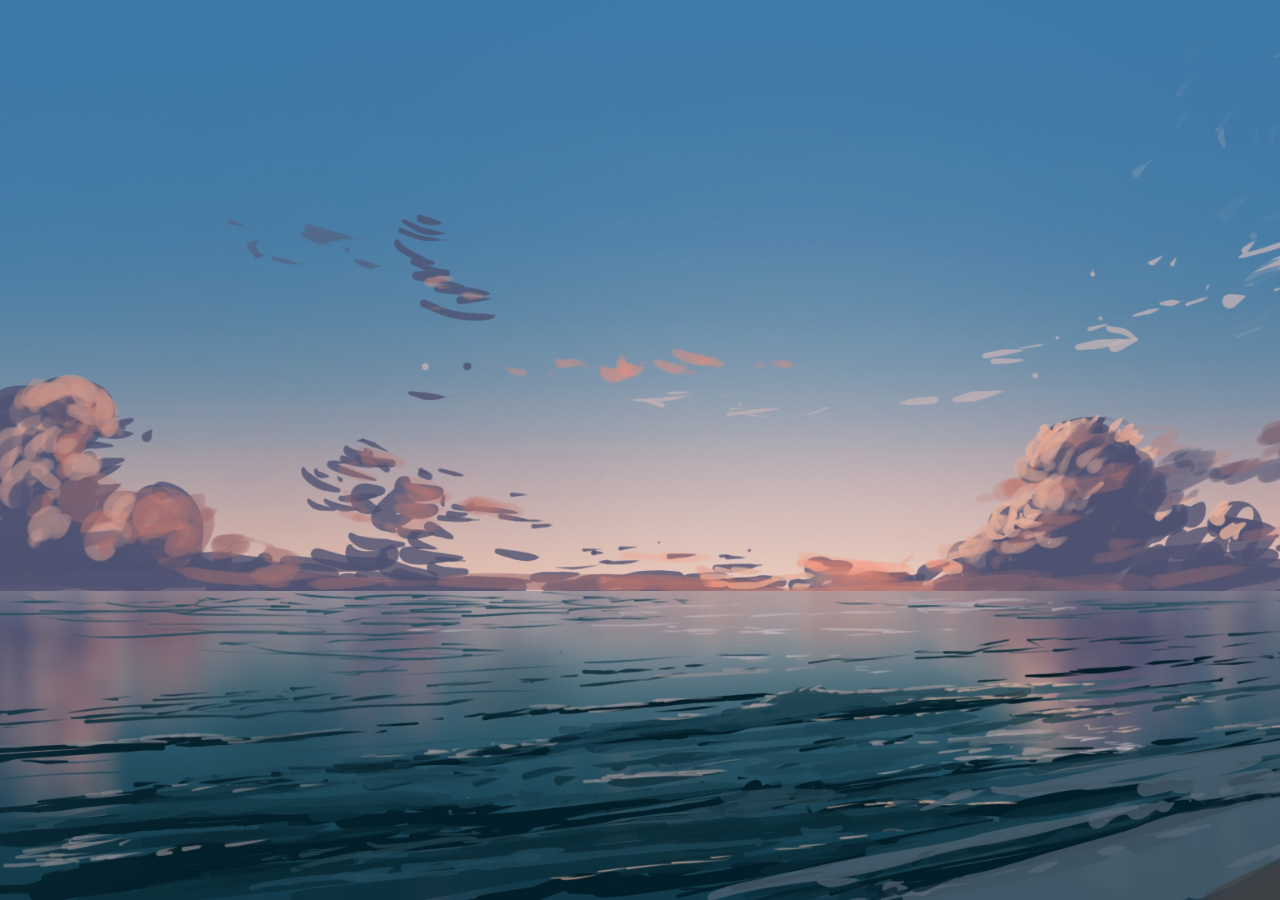
<file: templates/forget.html>
<!DOCTYPE html>
<html lang="ch">

<head>
    <meta charset="UTF-8">
    <meta name="viewport" content="width=device-width, initial-scale=1.0">
    <title>忘记密码</title>
    <link rel="stylesheet" href="/static/css/forget.css">
    <script src="https://apps.bdimg.com/libs/jquery/2.1.4/jquery.min.js"></script>
</head>

<body onkeydown="enter(event)"> <!-- 监听回车键 -->
    <div class="forget">
        <h1>找回密码</h1>
        <p>请输入您的邮箱，我们将发送验证码到您的邮箱，您可以输入验证码找回密码。</p>
        <form action="/login/reset" method="post">
            <input type="email" name="email" placeholder="输入邮箱" id="email" onchange="chinkinput()" on="chinkinput()"
                required><br>
            <span id="email_error" style="display:none;color: red;font-size: 13px;"></span><br>
            <input type="text" name="captcha" placeholder="输入验证码" id='captcha' onchange="chinkinput()"
                onkeydown="enter(event)" required><br>
            <span id="captcha_error" style="display: none;color: red;font-size: 13px;"></span><br>
            <button type="button" onclick="sub()" id="submit">确定</button>
            <button type="button" onclick='send_mail()' id="send_captcha">发送验证码</button>
        </form>
    </div>
</body>
<script>
    function send_mail() {
        var email = document.getElementById("email").value;
        var button = document.getElementById("send_captcha");
        button.disabled = true;
        var pattern = /^([a-zA-Z0-9_-])+@([a-zA-Z0-9_-])+((\.[a-zA-Z0-9_-]{2,3}){1,2})$/;
        if (pattern.test(email) == true) {
            var countdown = setInterval(button_recovery, 1000);
            var times = 60;
            function button_recovery() {
                times = times - 1;
                button.innerText = times + "秒后重试";
                if (times == 0) {
                    button.disabled = false;
                    button.innerText = "重新发送";
                    clearInterval(countdown)

                }
            }
            $.ajax({
                url: "/login/send_email/",
                type: "get",
                data: {
                    mail: email
                },
                success: function (data) {
                    null;
                },
                error: function (xhr, status, error) {
                    alert("发送失败，请检查网络连接！");
                    clearInterval(countdown)
                    button.innerText = "重新发送";
                    button.disabled = false;
                }
            });
        }
        // if (email == "") {
        //     document.getElementById('email_error').innerText = '邮箱不能为空！'
        //     button.disabled = false;
        // }
        if (pattern.test(email) == false) {
            alert("请输入正确的邮箱格式！");
            button.disabled = false;
        }
    };

    function sub() {
        var long = document.getElementById("captcha").value.length;
        var pattern = /^([a-zA-Z0-9_-])+@([a-zA-Z0-9_-])+((\.[a-zA-Z0-9_-]{2,3}){1,2})$/;
        if (document.getElementById("email").value == "") {
            document.getElementById("email_error").style.display = "block";
            document.getElementById("email_error").innerHTML = "邮箱不能为空！";
        } if (pattern.test(document.getElementById("email").value) == false) {
            document.getElementById("email_error").style.display = "block";
            document.getElementById("email_error").innerHTML = "请输入正确的邮箱格式！";
        } if (long != 5) {
            document.getElementById("captcha_error").style.display = "block";
            document.getElementById("captcha_error").innerHTML = "验证码错误！";

        } if (pattern.test(document.getElementById("email").value) == true && long == 5) {
            $.ajax({
                url: "/login/reset/",
                type: "get",
                data: {
                    email: document.getElementById("email").value,
                    captcha: document.getElementById("captcha").value
                },
                success: function (data) {
                    if (data.status == "success") {
                        window.location.href = data.url;

                    } else {
                        alert("验证码错误！");
                        document.getElementById("captcha").value = "";
                    }
                },
            });
        }
    }

</script>
<script>
    function enter(event) {
        if (event.keyCode == 13) {
            sub();
        }
    }
</script>
<script>
    function chinkinput() {
        if (document.getElementById("email").value != "" || document.getElementById("captcha").value != "") {
            document.getElementById("email_error").style.display = "none";
            document.getElementById("captcha_error").style.display = "none";
        } else {
            console.log("空");
        }
    }
</script>

</html>
</file>
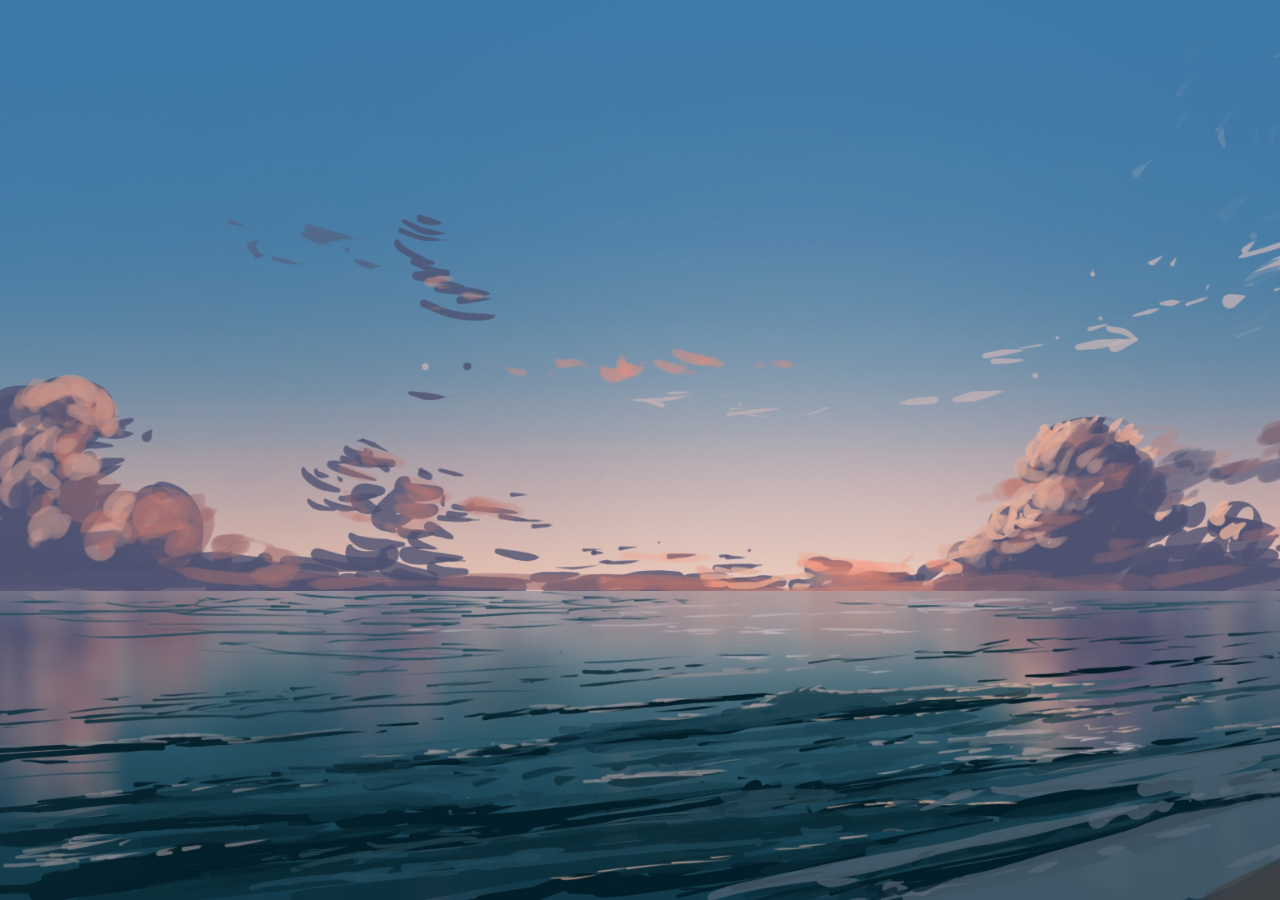
<file: templates/login.html>
<!DOCTYPE html>
<html lang="ch" >

<head>
    <link rel="stylesheet" href="/static/css/login.css">
    <script src="/static/js/login.js"></script>
    <script src="https://apps.bdimg.com/libs/jquery/2.1.4/jquery.min.js"></script>
    <meta charset="UTF-8">
    <meta name="viewport" content="width=device-width, initial-scale=1.0">
    <title>Login</title>
</head>

<body>

    <div class="login" onkeydown="keyboardsubmit(event)">
        <h1>登录</h1>
        <form method="post" action="/post" id='login'>
            <!--method="get"表示提交数据的方式为GET，action="/action"表示提交到/log路由-->
            <input type="text" placeholder="用户名" name="username" class="input" id="username" required>
            <br>
            <input type="password" placeholder="密码" name="password" class="input" id="password" required>
            <br>
            <input type="button" value="登录" class="btn" id="submit" onclick="login()">
            <a href="/login/register" target="_blank"><input type="button" value="注册" class="btn" id="register"></a>
        </form>
        <span onclick="checkbox()"><input type="checkbox" name="remember" id="remember" value="false">免密密码</span>
        <a href="/login/forget" target="_blank" class="forget">忘记密码</a>
    </div>

</body>
<script>
    function login() {
        var username = document.getElementById('username').value;
        var password = document.getElementById('password').value;
        if (username == '' || password == '') {
            alert('用户名或密码不能为空！');
        } else {
            $.ajax({
                type: 'post',
                url: '/login/post',
                data: {
                    username: username,
                    password: password,
                    remember: document.getElementById('remember').value
                },
                success: function(data) {
                    if (data.status == 200) {
                        window.location.href = data.url;
                    }
                    else {
                        alert(data.msg);
                    }
                },error: function(xhr, type,data) {
                    alert('连接服务器失败！');
                }
            });
        }

    }
</script>
</html>
</file>
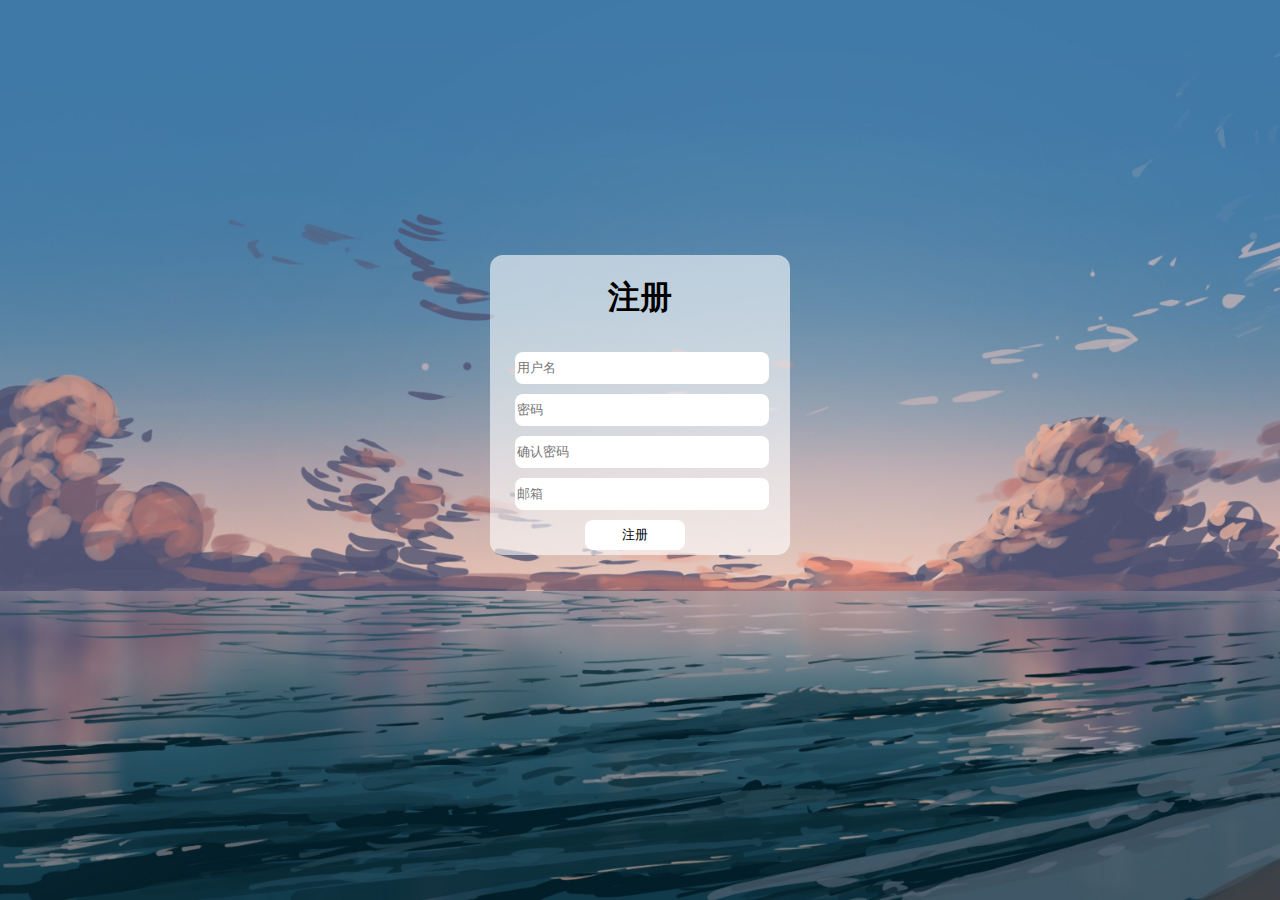
<file: templates/register.html>
<!DOCTYPE html>
<html lang="ch">

<head>
    <meta charset="UTF-8">
    <meta name="viewport" content="width=device-width, initial-scale=1.0">
    <link rel="stylesheet" href="/static/css/register.css">
    <script src="/static/js/register.js"></script>
    <script src="https://apps.bdimg.com/libs/jquery/2.1.4/jquery.min.js"></script>
    <title>注册</title>
</head>

<body>

    <div>
        <h1>注册</h1>
        <form method="post">
            <input type="text" name="username" placeholder="用户名" id="username" onchange="username_check()">
            <br>
            <input type="password" name="password" placeholder="密码" id = 'password' onchange="password_check()">
            <br>
            <input type="password" name="confirm_password" placeholder="确认密码" id = 'confirm_password' onchange="password_confirm()">
            <br>
            <input type="email" name="email" placeholder="邮箱" id = 'email' onchange="email_check()">
            <br>
            <input type="button" value="注册" class="btn" id = 'submit' onclick="register()">
        </form>
    </div>

</body>
<script>
    function register_form(){
        $.ajax({
            url: '/registering',
            type: 'POST',
            data: {
                username: $('#username').val(),
                password: $('#confirm_password').val(),
                email: $('#email').val()
            },
            success:function(data){
                if (data.status == 200) {
                    alert('注册成功');
                    window.location.href = data.url;    
                }else{
                    alert('注册失败');
                }

            },
            error:function(data){
                console.log(data);
            }
        });
    }
</script>
</html>
</file>
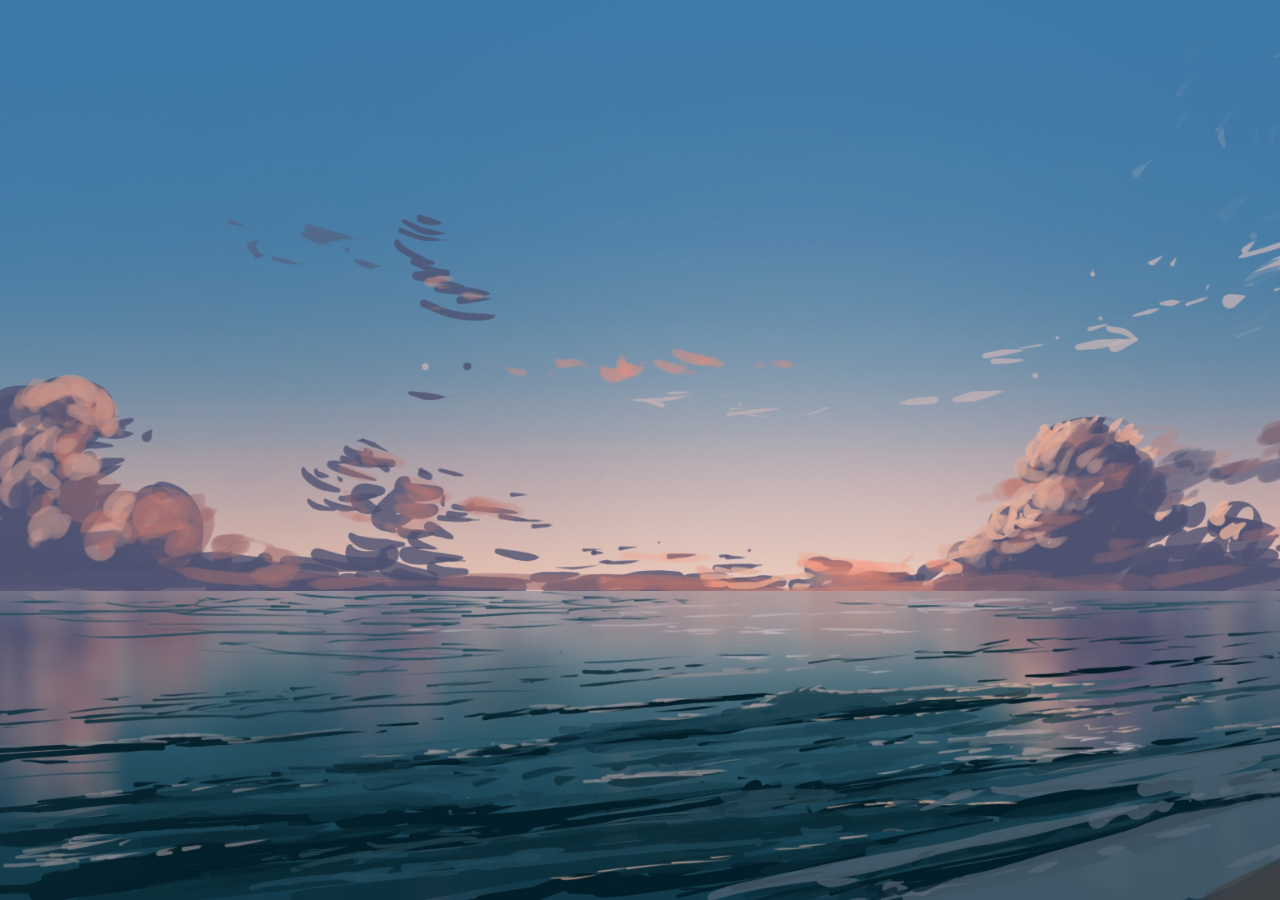
<file: templates/reset_password.html>
<!DOCTYPE html>
<html lang="ch">

<head>
    <meta charset="UTF-8">
    <meta name="viewport" content="width=device-width, initial-scale=1.0">
    <title>Reset Password</title>
    <script src="https://apps.bdimg.com/libs/jquery/2.1.4/jquery.min.js"></script>
    <script src="/static/js/reset_password.js"></script>
    <link rel="stylesheet" href="/static/css/reset_passwrd.css">
</head>

<body onload="loading()">
    <div class="container" onkeydown="enter(event)">
        <h1>密码重置</h1>
        <form method="POST" action="/reset_password">
            <p>我们将为您 <span id='username'></span> 的密码重置为新密码</p>
            <input type="password" placeholder='请输入密码' name='password' id='password' class="input-box"
                onchange="reset_password('password')"><br>
            <input type="password" placeholder="请再输入确认" name="confirm_password" id="confirm_password" class="input-box"
                onchange="password2('confirm_password')"><br>
            <input type='button' value="提交" id="submit" onclick="post()">
        </form>
    </div>
</body>

<script>
    function enter(event){
        if(event.keyCode == 13){
            post();
        }
        else{
            null;
        }
    }
    function post() {
        $.ajax({
            url: '/login/reset_password/',
            type: 'POST',
            data: {
                'password' : document.getElementById('confirm_password').value,
                'username' : loading()
            },success:function(data){
                if(data.status == 200){
                    alert('密码重置成功，请重新登录');
                    window.location.href = data.url;
                }else{
                    alert(data.msg);
                }
            },error:function(data){
                alert('服务器请求失败，请重试');
            }
        });
    }
</script>

</html>
</file>
<file: static/css/forget.css>
body {
    background-image: url('/static/images/background.jpg');
    background-position: fixed;
    background-size: cover;
    background-repeat: no-repeat;
    background-attachment: fixed;
}

div {
    width: 400px;
    height: 340px;
    background-color: rgba(255, 255, 255, 0.5);
    position: absolute;
    top: 45%;
    left: 50%;
    transform: translate(-50%, -50%);
    border-radius: 10px;
    opacity: 0;
    animation: div_show 1s;
    animation-fill-mode: forwards;
}

@keyframes div_show {
    from {
        opacity: 0;
    }

    to {
        opacity: 1;
    }
}

h1 {
    margin-left: 20px;
}

p {
    margin-left: 20px;
    margin-right: 20px;
}

form {
    margin-top: 20px;
    position: relative;
    left: 30px;
}

input {
    width: 330px;
    height: 30px;
    border: none;
    border-radius: 8px;
}

button {
    width: 100px;
    height: 30px;
    margin-left: 40px;
    margin-right: 20px;
    margin-top: 10px;
    border: none;
    border-radius: 7px;
    background-color: white;
}

div:hover {
    box-shadow: rgba(212, 212, 212, 0.7) 0px 0px 10px 0px;
}

input:hover {
    box-shadow: rgba(212, 212, 212, 0.7) 0px 0px 10px 0px;
}
</file>
<file: static/css/login.css>
body {
    background-image: url('/static/images/background.jpg');
    background-position: fixed;
    background-size: cover;
    background-repeat: no-repeat;
    background-attachment: fixed;
}

h1 {
    color: rgb(255, 255, 255);
    text-align: center;
    animation: h1 2.5s;
    -webkit-animation: h1 1.5s;
    animation-fill-mode: forwards;
    -webkit-animation-fill-mode: forwards;
}

@-webkit-keyframes h1 {
    form {
        color: white;
    }

    to {
        color: black;
    }
}

@keyframes h1 {
    form {
        color: white;
    }

    to {
        color: black;
    }
}

.login {
    position: absolute;
    top: 45%;
    left: 50%;
    transform: translate(-50%, -50%);
    width: 300px;
    height: 300px;
    background-color: rgba(255, 255, 255, 0.676);
    background-size: cover;
    border-radius: 4%;
    box-shadow: 0px 0px 10px 0px rgba(182, 179, 179, 0.5);
    animation: first 2.5s;
    -webkit-animation: first 2.5s;
    animation-fill-mode: forwards;
    -webkit-animation-fill-mode: forwards;
    opacity: 0;
}

@keyframes first {
    form {
        opacity: 0.1;
    }

    to {
        opacity: 1;
    }
}

@-webkit-keyframes first {
    form {
        opacity: 0.1;
    }

    to {
        opacity: 1;
    }
}

form {
    margin-top: 30px;
    text-align: center;
}

input {
    width: 250px;
    height: 30px;
    border-radius: 8px;
    border: rgb(163, 163, 163);
    background-color: rgb(255, 255, 255);
    margin-top: 20px;
}

.btn {
    margin-top: 55px;
    height: 25px;
    width: 100px;
    background-color: white;
    animation: btn 2s;
    animation-fill-mode: forwards;
}

@keyframes btn {
    form {
        margin-top: 55px;
    }

    to {
        margin-top: 25px;
    }
}
#remember{
    width: 20px;
    height: 10px;
    margin-left: 50px;
}
.forget {
    color: black;
    text-decoration: none;
    margin-left: 30px;
}

input:hover {
    box-shadow: rgba(212, 212, 212, 0.7) 0px 0px 10px 0px
}

.login:hover {
    box-shadow: rgba(212, 212, 212, 0.7) 0px 0px 10px 0px;
}
</file>
<file: static/css/register.css>
body {
    background-image: url('/static/images/background.jpg');
    background-position: fixed;
    background-size: cover;
    background-repeat: no-repeat;
    background-attachment: fixed;
    margin: 0 auto;
}

div {
    width: 300px;
    height: 300px;
    background-color: rgba(255, 255, 255, 0.6);
    position: absolute;
    top: 45%;
    left: 50%;
    transform: translate(-50%, -50%);
    border-radius: 13px;
}

h1 {
    text-align: center;
}

form {
    position: relative;
    left: 25px;
    margin: 0 auto;
    margin-top: 20px;
}

input {
    width: 250px;
    height: 30px;
    margin-top: 10px;
    border: none;
    border-radius: 8px;
    background-color: rgba(255, 255, 255);
}

.btn {
    margin-left: 70px;
    width: 100px;
    border: none;
    background-color: #ffffff;
}

div:hover {
    box-shadow: rgba(212, 212, 212, 0.7) 0px 0px 10px 0px;
}

input:hover {
    box-shadow: rgba(212, 212, 212, 0.7) 0px 0px 10px 0px;
}
</file>
